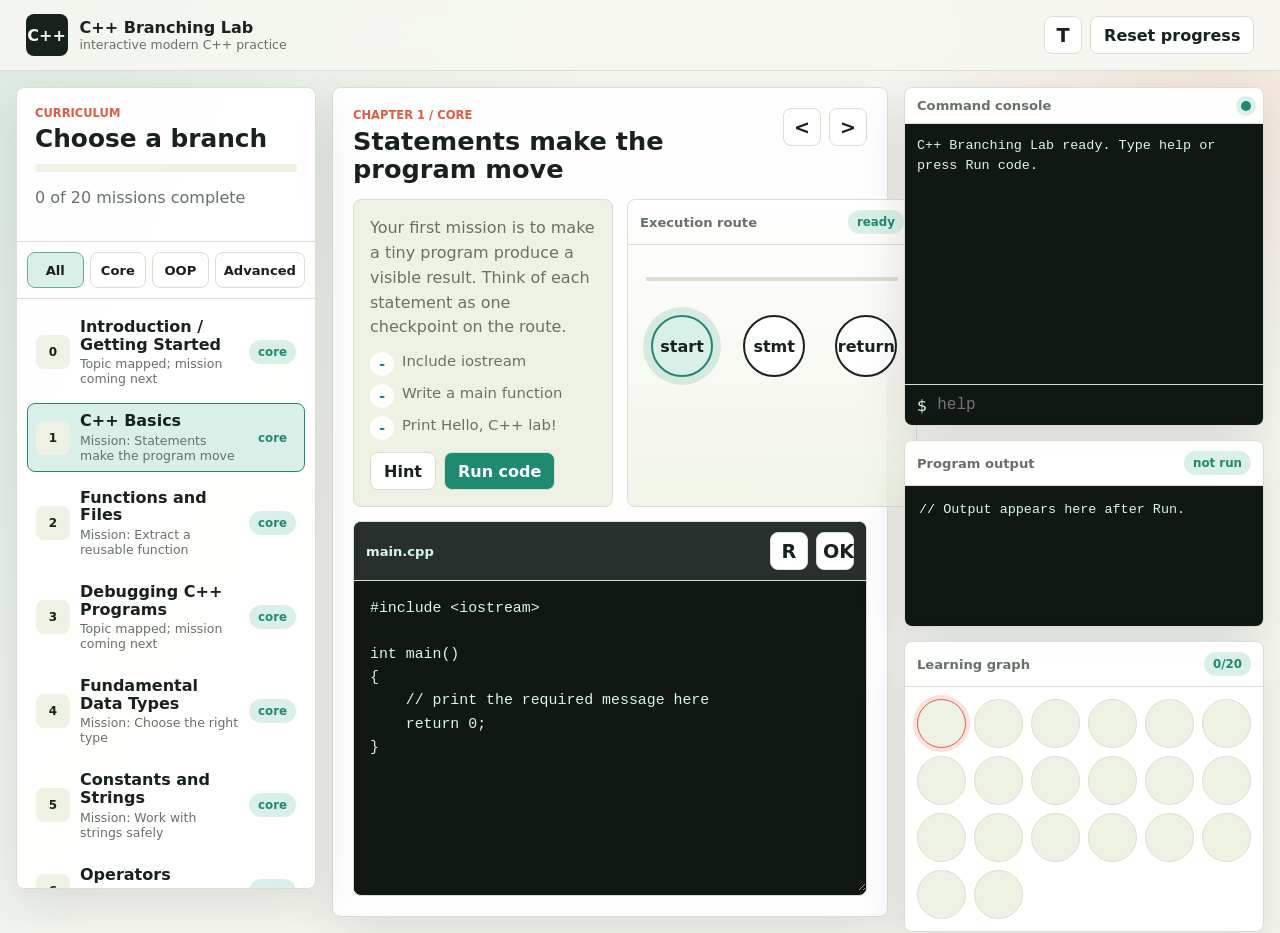
<file: cpp-interactive/index.html>
<!doctype html>
<html lang="en">
  <head>
    <meta charset="utf-8">
    <meta name="viewport" content="width=device-width, initial-scale=1">
    <title>C++ Branching Lab</title>
    <link rel="stylesheet" href="./styles.css">
  </head>
  <body>
    <div class="app-shell">
      <header class="topbar">
        <a class="brand" href="#top" aria-label="C++ Branching Lab home">
          <span class="brand-mark">C++</span>
          <span>
            <strong>C++ Branching Lab</strong>
            <small>interactive modern C++ practice</small>
          </span>
        </a>
        <nav class="top-actions" aria-label="Primary">
          <button class="icon-button" id="themeToggle" type="button" title="Toggle theme" aria-label="Toggle theme">
            <span aria-hidden="true">T</span>
          </button>
          <button class="ghost-button" id="resetProgress" type="button">Reset progress</button>
        </nav>
      </header>

      <main id="top" class="workspace">
        <aside class="sidebar" aria-label="Curriculum">
          <div class="sidebar-head">
            <p class="eyebrow">curriculum</p>
            <h1>Choose a branch</h1>
            <div class="progress-shell" aria-label="Course progress">
              <div id="progressBar" class="progress-bar"></div>
            </div>
            <p id="progressText" class="muted">0 missions complete</p>
          </div>
          <div class="track-tabs" role="tablist" aria-label="Topic filters">
            <button class="tab active" data-filter="all" type="button">All</button>
            <button class="tab" data-filter="core" type="button">Core</button>
            <button class="tab" data-filter="oop" type="button">OOP</button>
            <button class="tab" data-filter="advanced" type="button">Advanced</button>
          </div>
          <div id="topicList" class="topic-list"></div>
        </aside>

        <section class="lesson-panel" aria-label="Lesson">
          <div class="lesson-toolbar">
            <div>
              <p id="lessonMeta" class="eyebrow">mission</p>
              <h2 id="lessonTitle">Loading mission</h2>
            </div>
            <div class="lesson-nav" aria-label="Lesson navigation">
              <button class="icon-button" id="prevLesson" type="button" title="Previous mission" aria-label="Previous mission">&lt;</button>
              <button class="icon-button" id="nextLesson" type="button" title="Next mission" aria-label="Next mission">&gt;</button>
            </div>
          </div>

          <div class="mission-grid">
            <article class="mission-copy">
              <p id="lessonIntro"></p>
              <div id="checklist" class="checklist"></div>
              <div class="hint-row">
                <button class="tool-button" id="hintButton" type="button">Hint</button>
                <button class="tool-button primary" id="runButton" type="button">Run code</button>
              </div>
              <p id="hintText" class="hint-text" hidden></p>
            </article>

            <article class="visual-stage" aria-label="Concept visualization">
              <div class="stage-header">
                <span id="visualTitle">Runtime model</span>
                <span id="visualBadge" class="pill">ready</span>
              </div>
              <div id="visualCanvas" class="visual-canvas"></div>
            </article>
          </div>

          <div class="editor-shell">
            <div class="editor-top">
              <span id="fileName">main.cpp</span>
              <div class="editor-actions">
                <button class="icon-button" id="resetCode" type="button" title="Reset code" aria-label="Reset code">R</button>
                <button class="icon-button" id="showAnswer" type="button" title="Show answer" aria-label="Show answer">OK</button>
              </div>
            </div>
            <textarea id="codeEditor" spellcheck="false" aria-label="C++ code editor"></textarea>
          </div>
        </section>

        <aside class="terminal-panel" aria-label="Terminal and results">
          <section class="terminal-card">
            <div class="terminal-title">
              <span>Command console</span>
              <span class="status-dot"></span>
            </div>
            <div id="terminalLog" class="terminal-log" aria-live="polite"></div>
            <form id="commandForm" class="command-form">
              <span>$</span>
              <input id="commandInput" autocomplete="off" aria-label="Command input" placeholder="help">
            </form>
          </section>

          <section class="output-card">
            <div class="terminal-title">
              <span>Program output</span>
              <span id="scoreBadge" class="pill">not run</span>
            </div>
            <pre id="programOutput">// Output appears here after Run.</pre>
          </section>

          <section class="map-card">
            <div class="terminal-title">
              <span>Learning graph</span>
              <span id="completedCount" class="pill">0/0</span>
            </div>
            <div id="learningGraph" class="learning-graph" aria-label="Mission graph"></div>
          </section>
        </aside>
      </main>
    </div>

    <script src="./app.js"></script>
  </body>
</html>
</file>
<file: cpp-interactive/styles.css>
:root {
  color-scheme: light;
  --bg: #f6f7f1;
  --panel: #ffffff;
  --panel-2: #eef2e4;
  --ink: #19211d;
  --muted: #667267;
  --line: #d8dfcf;
  --accent: #1f8a70;
  --accent-2: #e05d44;
  --accent-3: #2f6db2;
  --accent-soft: #d9f0e8;
  --code-bg: #111814;
  --code-ink: #d7f7e9;
  --shadow: 0 18px 50px rgba(26, 34, 29, 0.12);
  font-family: Inter, ui-sans-serif, system-ui, -apple-system, BlinkMacSystemFont, "Segoe UI", sans-serif;
}

:root.dark {
  color-scheme: dark;
  --bg: #101412;
  --panel: #18201c;
  --panel-2: #202b25;
  --ink: #edf5ef;
  --muted: #aab7ad;
  --line: #314039;
  --accent: #55c7a9;
  --accent-2: #ff8a6e;
  --accent-3: #7db7ff;
  --accent-soft: #1d3c35;
  --code-bg: #090d0b;
  --code-ink: #defbe9;
  --shadow: 0 18px 50px rgba(0, 0, 0, 0.35);
}

* {
  box-sizing: border-box;
}

html {
  min-width: 320px;
}

body {
  margin: 0;
  min-height: 100vh;
  background:
    linear-gradient(120deg, rgba(31, 138, 112, 0.12), transparent 35%),
    radial-gradient(circle at 95% 5%, rgba(224, 93, 68, 0.12), transparent 22%),
    var(--bg);
  color: var(--ink);
}

button,
input,
textarea {
  font: inherit;
}

button {
  border: 0;
  cursor: pointer;
}

.app-shell {
  min-height: 100vh;
}

.topbar {
  position: sticky;
  top: 0;
  z-index: 20;
  display: flex;
  align-items: center;
  justify-content: space-between;
  gap: 16px;
  padding: 14px clamp(14px, 2vw, 28px);
  border-bottom: 1px solid var(--line);
  background: color-mix(in srgb, var(--bg) 86%, transparent);
  backdrop-filter: blur(18px);
}

.brand {
  display: inline-flex;
  align-items: center;
  gap: 12px;
  color: inherit;
  text-decoration: none;
}

.brand-mark {
  display: grid;
  width: 42px;
  height: 42px;
  place-items: center;
  border-radius: 8px;
  background: var(--ink);
  color: var(--bg);
  font-weight: 900;
}

.brand strong,
.brand small {
  display: block;
}

.brand small {
  color: var(--muted);
  font-size: 0.78rem;
}

.top-actions,
.lesson-nav,
.editor-actions,
.hint-row {
  display: flex;
  align-items: center;
  gap: 8px;
}

.workspace {
  display: grid;
  grid-template-columns: minmax(250px, 300px) minmax(440px, 1fr) minmax(290px, 360px);
  gap: 16px;
  padding: 16px;
}

.sidebar,
.lesson-panel,
.terminal-panel {
  min-width: 0;
}

.sidebar,
.lesson-panel,
.terminal-card,
.output-card,
.map-card {
  border: 1px solid var(--line);
  border-radius: 8px;
  background: color-mix(in srgb, var(--panel) 94%, transparent);
  box-shadow: var(--shadow);
}

.sidebar {
  position: sticky;
  top: 82px;
  align-self: start;
  max-height: calc(100vh - 98px);
  overflow: hidden;
}

.sidebar-head {
  padding: 18px;
  border-bottom: 1px solid var(--line);
}

.eyebrow {
  margin: 0 0 6px;
  color: var(--accent-2);
  font-size: 0.72rem;
  font-weight: 800;
  letter-spacing: 0;
  text-transform: uppercase;
}

h1,
h2,
h3,
p {
  overflow-wrap: anywhere;
}

h1 {
  margin: 0 0 12px;
  font-size: 1.55rem;
  line-height: 1.05;
}

h2 {
  margin: 0;
  font-size: clamp(1.45rem, 2vw, 2rem);
  line-height: 1.08;
}

.muted {
  color: var(--muted);
}

.progress-shell {
  height: 8px;
  overflow: hidden;
  border-radius: 999px;
  background: var(--panel-2);
}

.progress-bar {
  width: 0;
  height: 100%;
  border-radius: inherit;
  background: linear-gradient(90deg, var(--accent), var(--accent-3));
  transition: width 260ms ease;
}

.track-tabs {
  display: grid;
  grid-template-columns: repeat(4, 1fr);
  gap: 6px;
  padding: 10px;
  border-bottom: 1px solid var(--line);
}

.tab,
.ghost-button,
.tool-button,
.icon-button {
  border: 1px solid var(--line);
  border-radius: 8px;
  background: var(--panel);
  color: var(--ink);
  transition: transform 140ms ease, border-color 140ms ease, background 140ms ease;
}

.tab {
  min-height: 36px;
  padding: 0 8px;
  font-size: 0.82rem;
  font-weight: 750;
}

.tab.active {
  border-color: color-mix(in srgb, var(--accent) 60%, var(--line));
  background: var(--accent-soft);
}

.ghost-button,
.tool-button {
  min-height: 38px;
  padding: 0 13px;
  font-weight: 750;
}

.tool-button.primary {
  background: var(--accent);
  color: #ffffff;
}

.icon-button {
  display: grid;
  width: 38px;
  height: 38px;
  place-items: center;
  font-size: 1.2rem;
  font-weight: 900;
}

button:hover {
  transform: translateY(-1px);
  border-color: var(--accent);
}

.topic-list {
  max-height: calc(100vh - 250px);
  overflow: auto;
  padding: 10px;
}

.topic-button {
  display: grid;
  grid-template-columns: 34px 1fr auto;
  align-items: center;
  gap: 10px;
  width: 100%;
  min-height: 52px;
  margin-bottom: 8px;
  padding: 8px;
  border: 1px solid transparent;
  border-radius: 8px;
  background: transparent;
  color: var(--ink);
  text-align: left;
}

.topic-button.active {
  border-color: var(--accent);
  background: var(--accent-soft);
}

.topic-button.done .topic-number {
  background: var(--accent);
  color: #ffffff;
}

.topic-number {
  display: grid;
  width: 34px;
  height: 34px;
  place-items: center;
  border-radius: 8px;
  background: var(--panel-2);
  font-size: 0.75rem;
  font-weight: 900;
}

.topic-title {
  display: block;
  font-weight: 800;
  line-height: 1.1;
}

.topic-subtitle {
  display: block;
  margin-top: 3px;
  color: var(--muted);
  font-size: 0.78rem;
}

.lesson-panel {
  padding: clamp(14px, 2vw, 20px);
}

.lesson-toolbar {
  display: flex;
  align-items: start;
  justify-content: space-between;
  gap: 16px;
  margin-bottom: 16px;
}

.mission-grid {
  display: grid;
  grid-template-columns: minmax(260px, 0.9fr) minmax(290px, 1.1fr);
  gap: 14px;
}

.mission-copy,
.visual-stage,
.editor-shell,
.terminal-card,
.output-card,
.map-card {
  min-width: 0;
}

.mission-copy {
  display: flex;
  flex-direction: column;
  gap: 12px;
  padding: 16px;
  border: 1px solid var(--line);
  border-radius: 8px;
  background: var(--panel-2);
}

.mission-copy p {
  margin: 0;
  color: var(--muted);
  line-height: 1.55;
}

.checklist {
  display: grid;
  gap: 8px;
}

.check-item {
  display: grid;
  grid-template-columns: 24px 1fr;
  gap: 8px;
  align-items: start;
  color: var(--muted);
  font-size: 0.93rem;
}

.check-icon {
  display: grid;
  width: 24px;
  height: 24px;
  place-items: center;
  border-radius: 50%;
  background: var(--panel);
  color: var(--accent);
  font-weight: 900;
}

.hint-row {
  margin-top: auto;
}

.hint-text {
  padding: 12px;
  border-left: 4px solid var(--accent-3);
  border-radius: 4px;
  background: var(--panel);
}

.visual-stage {
  min-height: 285px;
  overflow: hidden;
  border: 1px solid var(--line);
  border-radius: 8px;
  background:
    linear-gradient(180deg, color-mix(in srgb, var(--panel) 90%, transparent), color-mix(in srgb, var(--panel-2) 80%, transparent));
}

.stage-header,
.terminal-title,
.editor-top {
  display: flex;
  align-items: center;
  justify-content: space-between;
  gap: 8px;
  padding: 10px 12px;
  border-bottom: 1px solid var(--line);
  color: var(--muted);
  font-size: 0.82rem;
  font-weight: 800;
}

.pill {
  display: inline-flex;
  align-items: center;
  min-height: 24px;
  padding: 0 9px;
  border-radius: 999px;
  background: var(--accent-soft);
  color: var(--accent);
  font-size: 0.74rem;
  font-weight: 900;
}

.visual-canvas {
  position: relative;
  min-height: 240px;
  padding: 18px;
}

.node-lane {
  position: absolute;
  inset: 32px 18px auto;
  height: 4px;
  background: var(--line);
}

.node {
  position: absolute;
  display: grid;
  width: 62px;
  height: 62px;
  place-items: center;
  border: 2px solid var(--ink);
  border-radius: 50%;
  background: var(--panel);
  font-weight: 900;
}

.node.active {
  border-color: var(--accent);
  background: var(--accent-soft);
  box-shadow: 0 0 0 8px color-mix(in srgb, var(--accent) 15%, transparent);
}

.memory-grid,
.stack-grid,
.class-grid,
.vector-grid,
.io-grid {
  display: grid;
  gap: 12px;
}

.memory-grid {
  grid-template-columns: repeat(2, minmax(0, 1fr));
}

.memory-cell,
.stack-frame,
.class-box,
.vector-cell,
.stream-box {
  min-height: 72px;
  padding: 12px;
  border: 1px solid var(--line);
  border-radius: 8px;
  background: var(--panel);
}

.memory-cell strong,
.stack-frame strong,
.class-box strong,
.vector-cell strong,
.stream-box strong {
  display: block;
  margin-bottom: 6px;
}

.class-grid {
  grid-template-columns: repeat(3, minmax(0, 1fr));
}

.class-box {
  border-top: 5px solid var(--accent-3);
}

.class-box:nth-child(2) {
  border-top-color: var(--accent);
}

.class-box:nth-child(3) {
  border-top-color: var(--accent-2);
}

.vector-grid {
  grid-template-columns: repeat(5, minmax(48px, 1fr));
}

.vector-cell {
  min-height: 60px;
  text-align: center;
}

.arrow-row {
  display: flex;
  align-items: center;
  justify-content: space-around;
  min-height: 210px;
}

.pointer-card {
  width: 105px;
  min-height: 84px;
  padding: 12px;
  border: 1px solid var(--line);
  border-radius: 8px;
  background: var(--panel);
  text-align: center;
}

.arrow {
  height: 3px;
  width: 70px;
  background: var(--accent-2);
  position: relative;
}

.arrow::after {
  content: "";
  position: absolute;
  right: -1px;
  top: -5px;
  border-left: 10px solid var(--accent-2);
  border-top: 6px solid transparent;
  border-bottom: 6px solid transparent;
}

.editor-shell {
  margin-top: 14px;
  overflow: hidden;
  border: 1px solid var(--line);
  border-radius: 8px;
  background: var(--code-bg);
}

.editor-top {
  background: color-mix(in srgb, var(--code-bg) 90%, #ffffff 10%);
  color: var(--code-ink);
}

#codeEditor {
  width: 100%;
  min-height: 310px;
  resize: vertical;
  padding: 16px;
  border: 0;
  outline: 0;
  background: var(--code-bg);
  color: var(--code-ink);
  font: 0.93rem/1.55 ui-monospace, SFMono-Regular, Menlo, Monaco, Consolas, "Liberation Mono", monospace;
  tab-size: 2;
}

.terminal-panel {
  display: grid;
  align-self: start;
  gap: 14px;
  position: sticky;
  top: 82px;
  max-height: calc(100vh - 98px);
}

.terminal-card,
.output-card,
.map-card {
  overflow: hidden;
}

.terminal-log {
  height: 260px;
  overflow: auto;
  padding: 12px;
  background: var(--code-bg);
  color: var(--code-ink);
  font: 0.84rem/1.5 ui-monospace, SFMono-Regular, Menlo, Monaco, Consolas, "Liberation Mono", monospace;
}

.log-line {
  margin: 0 0 6px;
  white-space: pre-wrap;
}

.log-command {
  color: #90f0d0;
}

.log-error {
  color: #ffb09d;
}

.command-form {
  display: grid;
  grid-template-columns: auto 1fr;
  align-items: center;
  gap: 8px;
  padding: 10px 12px;
  border-top: 1px solid var(--line);
  background: var(--code-bg);
  color: var(--code-ink);
}

.command-form input {
  width: 100%;
  border: 0;
  outline: 0;
  background: transparent;
  color: var(--code-ink);
  font-family: ui-monospace, SFMono-Regular, Menlo, Monaco, Consolas, "Liberation Mono", monospace;
}

#programOutput {
  min-height: 140px;
  max-height: 220px;
  overflow: auto;
  margin: 0;
  padding: 14px;
  background: var(--code-bg);
  color: var(--code-ink);
  font: 0.84rem/1.5 ui-monospace, SFMono-Regular, Menlo, Monaco, Consolas, "Liberation Mono", monospace;
  white-space: pre-wrap;
}

.learning-graph {
  display: grid;
  grid-template-columns: repeat(6, 1fr);
  gap: 8px;
  padding: 12px;
}

.graph-dot {
  aspect-ratio: 1;
  border: 1px solid var(--line);
  border-radius: 50%;
  background: var(--panel-2);
}

.graph-dot.done {
  background: var(--accent);
}

.graph-dot.active {
  border-color: var(--accent-2);
  box-shadow: 0 0 0 4px color-mix(in srgb, var(--accent-2) 18%, transparent);
}

.status-dot {
  width: 10px;
  height: 10px;
  border-radius: 999px;
  background: var(--accent);
  box-shadow: 0 0 0 5px color-mix(in srgb, var(--accent) 14%, transparent);
}

@media (max-width: 1180px) {
  .workspace {
    grid-template-columns: 280px minmax(0, 1fr);
  }

  .terminal-panel {
    grid-column: 1 / -1;
    position: static;
    grid-template-columns: repeat(3, minmax(0, 1fr));
    max-height: none;
  }

  .terminal-log {
    height: 220px;
  }
}

@media (max-width: 860px) {
  .topbar {
    align-items: flex-start;
  }

  .workspace,
  .mission-grid,
  .terminal-panel {
    grid-template-columns: 1fr;
  }

  .sidebar {
    position: static;
    max-height: none;
  }

  .topic-list {
    max-height: 330px;
  }

  .lesson-toolbar {
    align-items: stretch;
    flex-direction: column;
  }

  .lesson-nav {
    justify-content: flex-end;
  }
}

@media (max-width: 560px) {
  .topbar {
    flex-direction: column;
  }

  .top-actions {
    width: 100%;
    justify-content: space-between;
  }

  .workspace {
    padding: 10px;
  }

  .memory-grid,
  .class-grid,
  .vector-grid {
    grid-template-columns: 1fr;
  }

  .arrow-row {
    flex-direction: column;
    gap: 12px;
  }

  .arrow {
    width: 3px;
    height: 42px;
  }

  .arrow::after {
    right: -5px;
    top: auto;
    bottom: -1px;
    border-top: 10px solid var(--accent-2);
    border-left: 6px solid transparent;
    border-right: 6px solid transparent;
    border-bottom: 0;
  }
}
</file>
